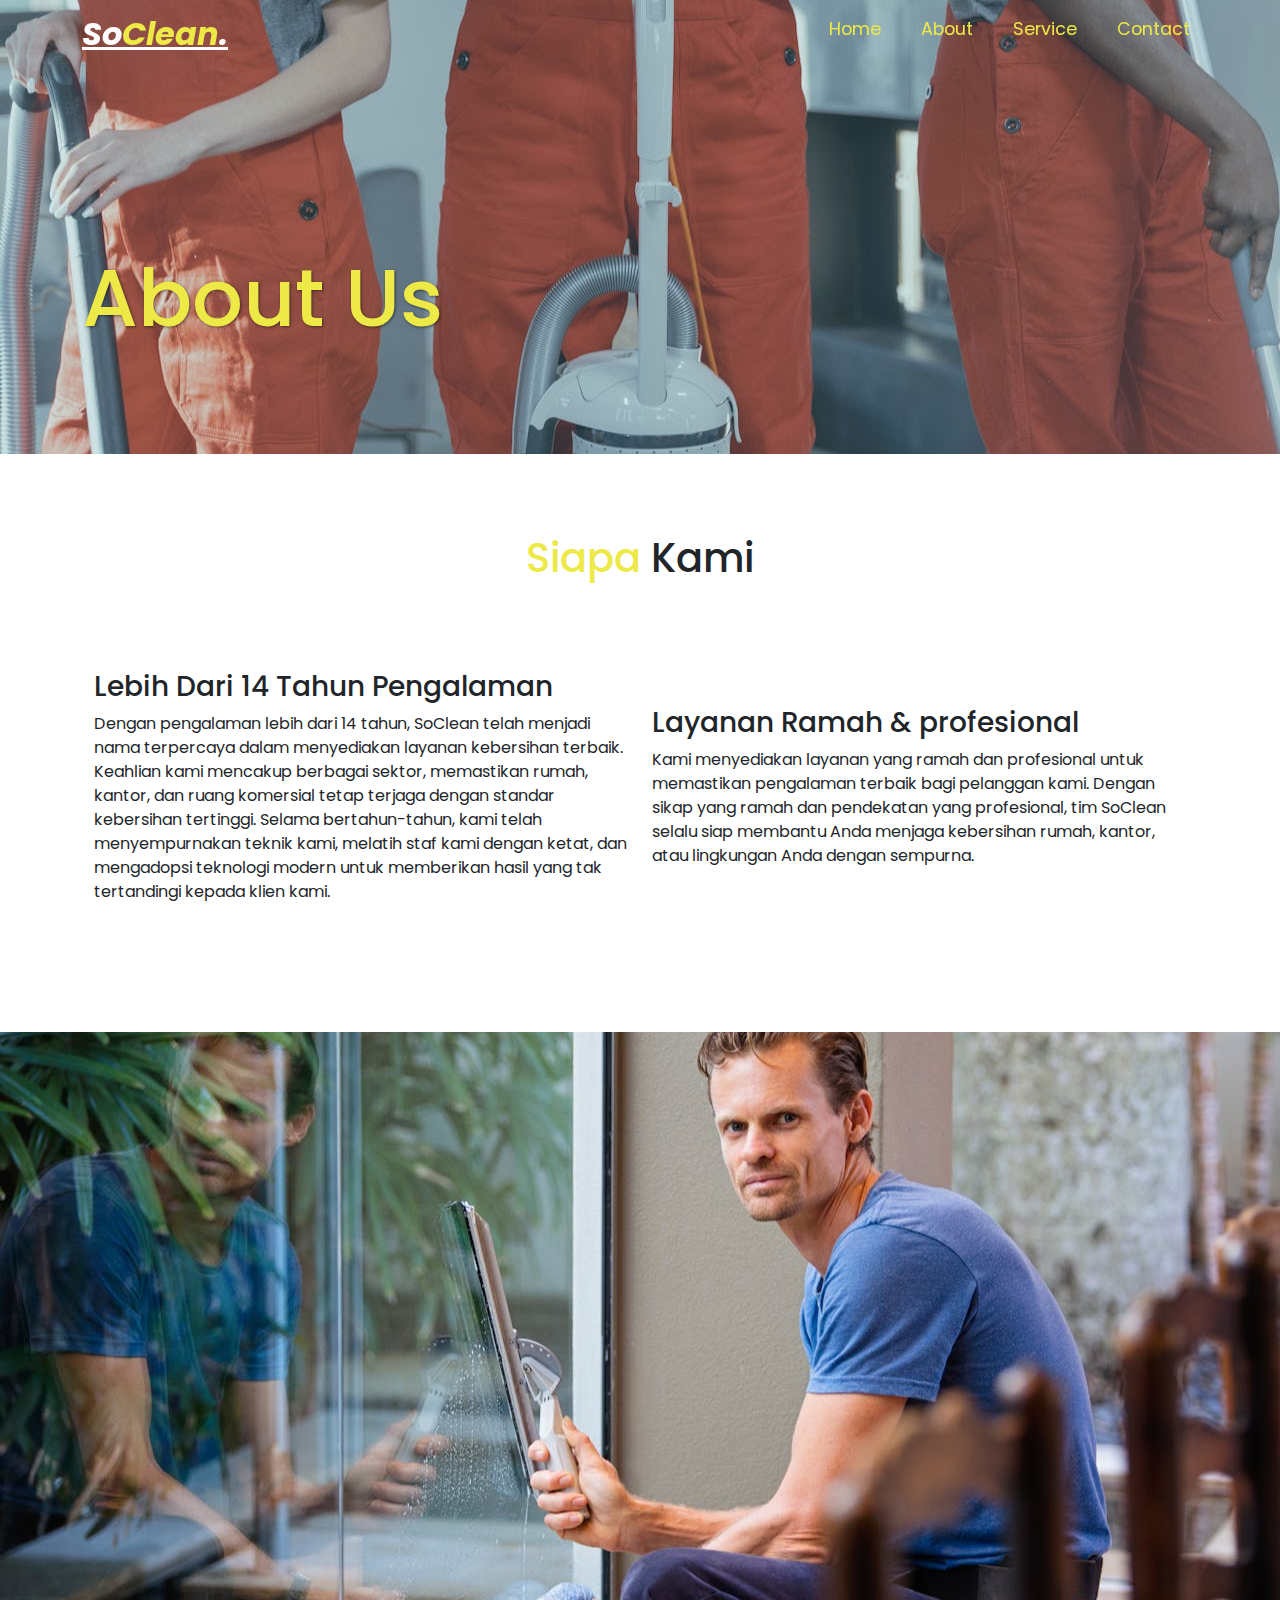
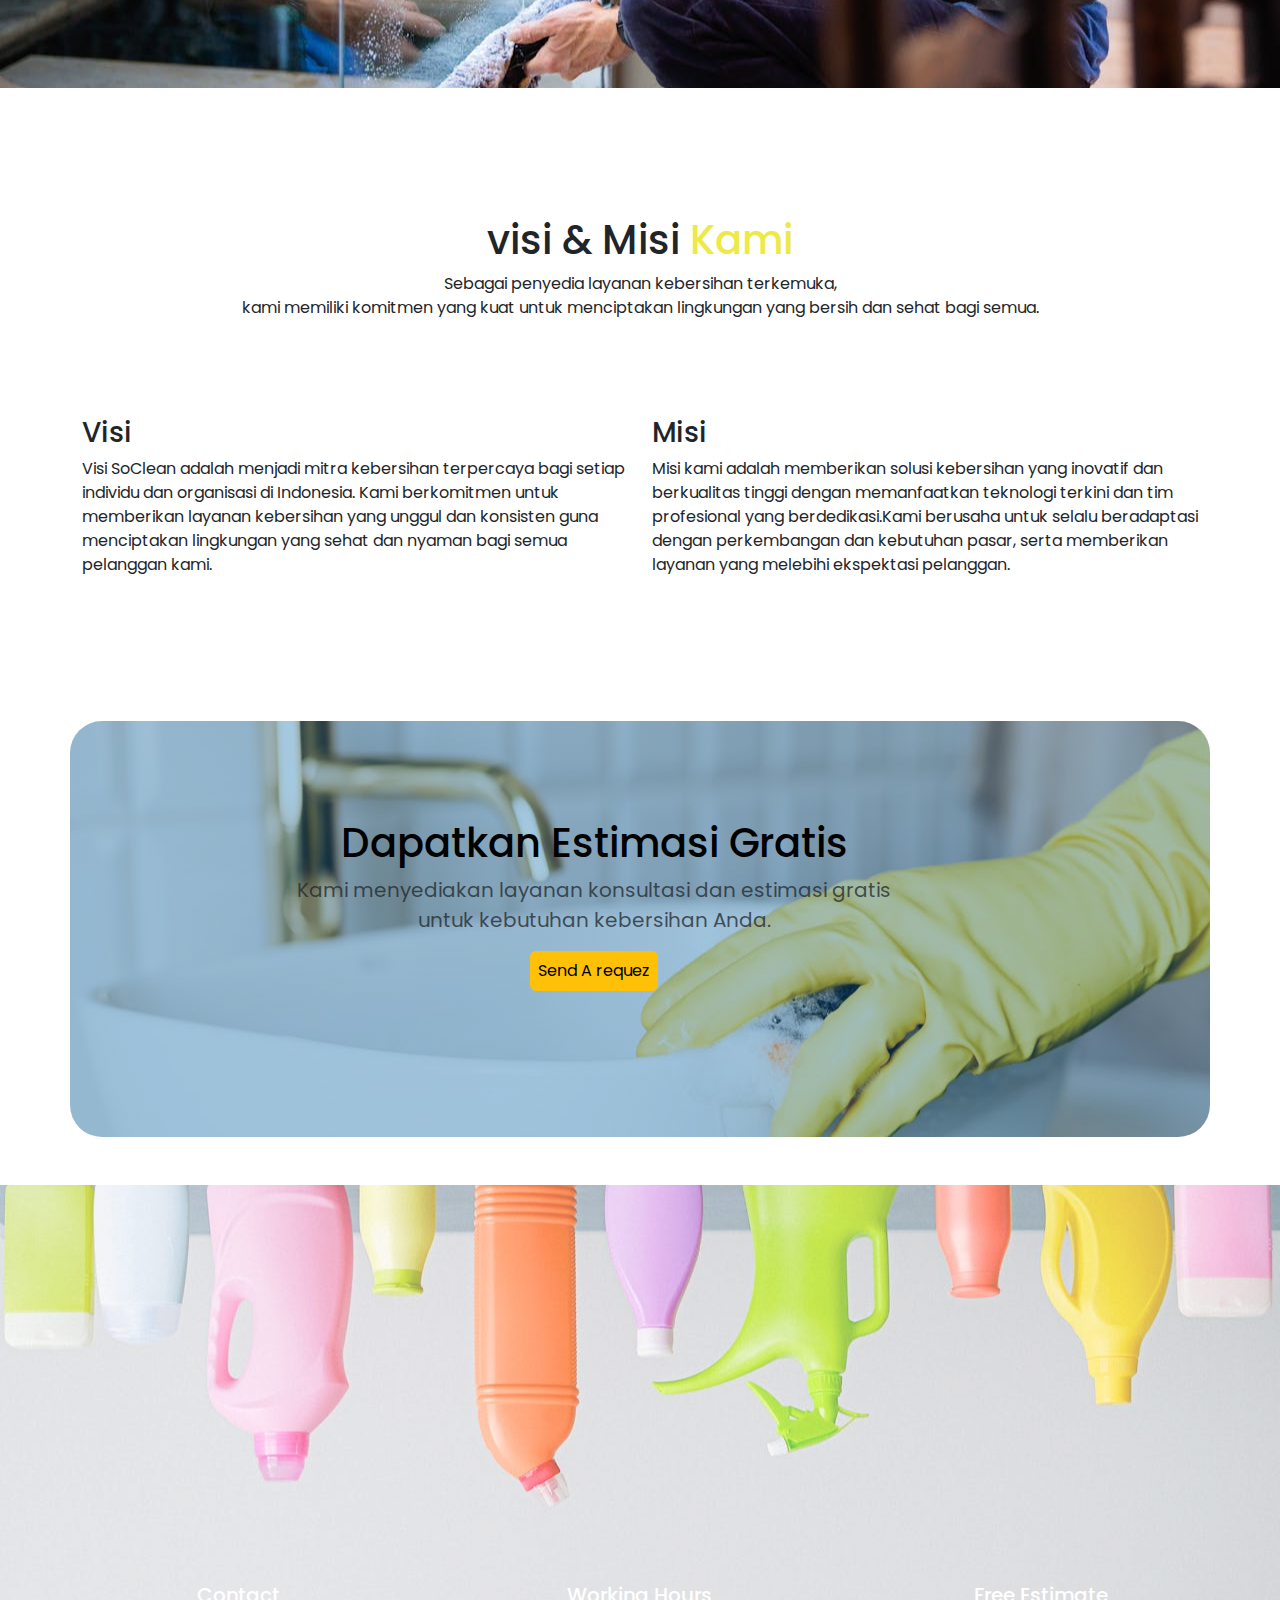
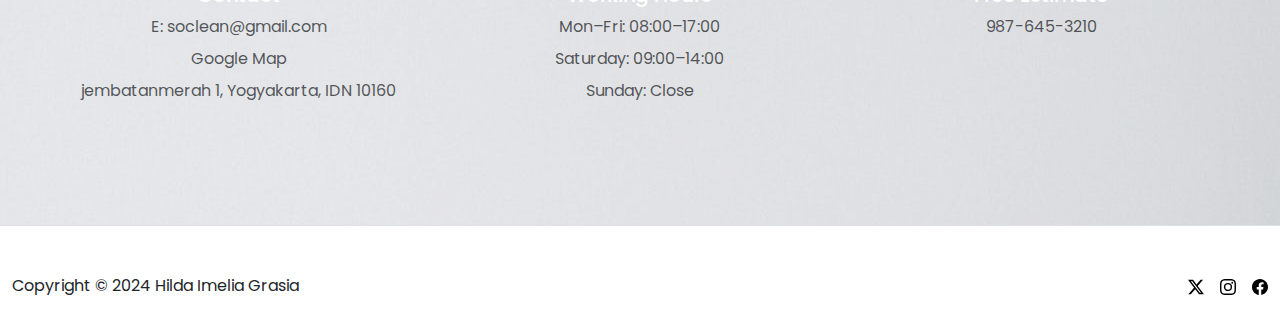
<file: about.html>
<!DOCTYPE html>
<html lang="en">
  <head>
    <script src="./assets/js/color-modes.js"></script>
    <meta charset="UTF-8" />
    <meta name="viewport" content="width=device-width, initial-scale=1.0" />
    <title>So Clean</title>

    <!-- font -->
    <link rel="preconnect" href="https://fonts.googleapis.com" />
    <link rel="preconnect" href="https://fonts.gstatic.com" crossorigin />
    <link href="https://fonts.googleapis.com/css2?family=Poppins:ital,wght@0,100;0,200;0,300;0,400;0,500;0,600;0,700;0,800;0,900;1,100;1,200;1,300;1,400;1,500;1,600;1,700;1,800;1,900&display=swap" rel="stylesheet" />

    <link href="./assets/dist/css/bootstrap.min.css" rel="stylesheet" />


    <!-- icon -->
<link rel="stylesheet" href="https://fonts.googleapis.com/css2?family=Material+Symbols+Outlined:opsz,wght,FILL,GRAD@48,700,0,200" />

    <!-- style -->
    <link rel="stylesheet" href="./assets/style.css" />
  </head>
  <body>
        <!-- navabar star -->
 <nav class="navbar navbar-expand-lg bg-transparent fixed-top">
      <div class="container">
        <a href="#" class="navbar-logo">So<span>Clean</span>.</a>
        <button class="navbar-toggler" type="button" data-bs-toggle="collapse" data-bs-target="#navbarNavAltMarkup" aria-controls="navbarNavAltMarkup" aria-expanded="false" aria-label="Toggle navigation">
          <span class="navbar-toggler-icon"></span>
        </button>
        <div class="collapse navbar-collapse" id="navbarNavAltMarkup">
          <div class="navbar-nav ms-auto gap-4">
            <a class="nav-link" href="./index.html">Home</a>
            <a class="nav-link" href="./about.html">About</a>
            <a class="nav-link" href="./service.html">Service</a>
            <a class="nav-link" href="./kontak.html">Contact</a>
          </div>
        </div>
      </div>
    </nav>
    <!-- navabar end -->


    <div id="hal-1" class="container-fluid font-poppins">
        <div class="container">
          <div class="row align-items-fist justify-content-first">
            <div class="col-12 col-lg-6">
              <h1 class="text-lg-start"><span>About Us</h1>
            </div>
          </div>
        </div>
      </div>

<div id="hal-2" class="container text-dark ">
<div class="row">
  <div class="col-12 text-center">
    <h1><span>Siapa </span> Kami</h1>
  </div>
  <div class="row">
    <div class="col-6">
      <h3>Lebih Dari 14 Tahun Pengalaman</h3>
      <p> Dengan pengalaman lebih dari 14 tahun, SoClean telah menjadi nama terpercaya dalam menyediakan layanan kebersihan terbaik. Keahlian kami mencakup berbagai sektor, memastikan rumah, kantor, dan ruang komersial tetap terjaga dengan standar kebersihan tertinggi. Selama bertahun-tahun, kami telah menyempurnakan teknik kami, melatih staf kami dengan ketat, dan mengadopsi teknologi modern untuk memberikan hasil yang tak tertandingi kepada klien kami.</p>
    </div>
    <div class="col-6">
      <h3>Layanan Ramah & profesional</h3>
      <p>Kami menyediakan layanan yang ramah dan profesional untuk memastikan pengalaman terbaik bagi pelanggan kami. Dengan sikap yang ramah dan pendekatan yang profesional, tim SoClean selalu siap membantu Anda menjaga kebersihan rumah, kantor, atau lingkungan Anda dengan sempurna.</p>
    </div>
  </div>
</div>
</div>

<div id="hal-3" class="container-fluid my-5">
    <div class="row">
      <div class="col-12 col-lg-6">
        <p></p>
      </div>
      </div>
</div>
<div class="hal-4">
  <div class="container-fluid">
  <div class="container text-dark">
    <div class="row text-center">
      <div class="col-12">
        <h1 class="">visi & Misi <span>Kami</span> </h1>
        <p>Sebagai penyedia layanan kebersihan terkemuka, <br> kami memiliki komitmen yang kuat untuk menciptakan lingkungan yang bersih dan sehat bagi semua.</p>
      </div>
    </div>
    <div class="row">
      <div class="col-6">
        <h3>Visi</h3>
        <p>Visi SoClean adalah menjadi mitra kebersihan terpercaya bagi setiap individu dan organisasi di Indonesia. Kami berkomitmen untuk memberikan layanan kebersihan yang unggul dan konsisten guna menciptakan lingkungan yang sehat dan nyaman bagi semua pelanggan kami.</p>
      </div>
      <div class="col-6">
        <h3>Misi</h3>
        <p>Misi kami adalah memberikan solusi kebersihan yang inovatif dan berkualitas tinggi dengan memanfaatkan teknologi terkini dan tim profesional yang berdedikasi.Kami berusaha untuk selalu beradaptasi dengan perkembangan dan kebutuhan pasar, serta memberikan layanan yang melebihi ekspektasi pelanggan.</p>
      </div>
    </div>
  </div>
</div>
</div>


<div id="hal-5" class="container my-5">
  <div class="p-5 text-center">
   <h1 class="text-body-emphasis">Dapatkan Estimasi Gratis</h1>
    <p class="col-lg-8 mx-auto fs-5 text-muted">
      Kami menyediakan layanan konsultasi dan estimasi gratis untuk kebutuhan kebersihan Anda.</p>
    <div class="d-inline-flex gap-2 mb-5">
      <a href="./kontak.html#contactku" class="btn p-1 border-4 btn-warning">Send A requez</a>
    </div>
  </div>
</div>



      <!-- footer strar -->
      <div id="footers" class="container-fluid ">
        <footer class="py-5">
          <div class="row">
            <div class="col-4 col-md-2 mb-3">
              <h5>Contact</h5>
              <ul class="nav flex-column">
                <li class="nav-item mb-2"><a href="#" class="nav-link p-0 text-body-secondary">E: soclean@gmail.com</a></li>
                <li class="nav-item mb-2"><a href="#" class="nav-link p-0 text-body-secondary">Google Map</a></li>
                <li class="nav-item mb-2"><a href="#" class="nav-link p-0 text-body-secondary">jembatanmerah 1, Yogyakarta, IDN 10160</a></li>
              </ul>
            </div>
      
            <div class="col-4 col-md-2 mb-3">
              <h5>Working Hours</h5>
              <ul class="nav flex-column">
                <li class="nav-item mb-2"><a href="#" class="nav-link p-0 text-body-secondary">Mon–Fri: 08:00–17:00</a></li>
                <li class="nav-item mb-2"><a href="#" class="nav-link p-0 text-body-secondary">Saturday: 09:00–14:00</a></li>
                <li class="nav-item mb-2"><a href="#" class="nav-link p-0 text-body-secondary">Sunday: Close</a></li>
              </ul>
            </div>
      
            <div class="col-4 col-md-2 mb-3">
              <h5>Free Estimate</h5>
        <ul class="nav flex-column">
          <li class="nav-item mb-2"><a href="#" class="nav-link p-0 text-body-secondary">987-645-3210</a></li>
        </ul>
            </div>
      
           
          </div>
       </footer>
      </div>
       <footer>
        <div class="container-fluid d-flex flex-column flex-sm-row  justify-content-between pt-5 border-top text-dark">
            <p>Copyright © 2024 Hilda Imelia Grasia</p>
            <ul class="list-unstyled d-flex text-dark">
              <li class="ms-3"><a class="link-body-emphasis" href="#"><svg xmlns="http://www.w3.org/2000/svg" width="16" height="16" fill="currentColor" class="bi bi-twitter-x" viewBox="0 0 16 16">
                <path d="M12.6.75h2.454l-5.36 6.142L16 15.25h-4.937l-3.867-5.07-4.425 5.07H.316l5.733-6.57L0 .75h5.063l3.495 4.633L12.601.75Zm-.86 13.028h1.36L4.323 2.145H2.865z"/>
              </svg></a></li>
              <li class="ms-3"><a class="link-body-emphasis" href=""><svg xmlns="http://www.w3.org/2000/svg" width="16" height="16" fill="currentColor" class="bi bi-instagram" viewBox="0 0 16 16">
                <path d="M8 0C5.829 0 5.556.01 4.703.048 3.85.088 3.269.222 2.76.42a3.9 3.9 0 0 0-1.417.923A3.9 3.9 0 0 0 .42 2.76C.222 3.268.087 3.85.048 4.7.01 5.555 0 5.827 0 8.001c0 2.172.01 2.444.048 3.297.04.852.174 1.433.372 1.942.205.526.478.972.923 1.417.444.445.89.719 1.416.923.51.198 1.09.333 1.942.372C5.555 15.99 5.827 16 8 16s2.444-.01 3.298-.048c.851-.04 1.434-.174 1.943-.372a3.9 3.9 0 0 0 1.416-.923c.445-.445.718-.891.923-1.417.197-.509.332-1.09.372-1.942C15.99 10.445 16 10.173 16 8s-.01-2.445-.048-3.299c-.04-.851-.175-1.433-.372-1.941a3.9 3.9 0 0 0-.923-1.417A3.9 3.9 0 0 0 13.24.42c-.51-.198-1.092-.333-1.943-.372C10.443.01 10.172 0 7.998 0zm-.717 1.442h.718c2.136 0 2.389.007 3.232.046.78.035 1.204.166 1.486.275.373.145.64.319.92.599s.453.546.598.92c.11.281.24.705.275 1.485.039.843.047 1.096.047 3.231s-.008 2.389-.047 3.232c-.035.78-.166 1.203-.275 1.485a2.5 2.5 0 0 1-.599.919c-.28.28-.546.453-.92.598-.28.11-.704.24-1.485.276-.843.038-1.096.047-3.232.047s-2.39-.009-3.233-.047c-.78-.036-1.203-.166-1.485-.276a2.5 2.5 0 0 1-.92-.598 2.5 2.5 0 0 1-.6-.92c-.109-.281-.24-.705-.275-1.485-.038-.843-.046-1.096-.046-3.233s.008-2.388.046-3.231c.036-.78.166-1.204.276-1.486.145-.373.319-.64.599-.92s.546-.453.92-.598c.282-.11.705-.24 1.485-.276.738-.034 1.024-.044 2.515-.045zm4.988 1.328a.96.96 0 1 0 0 1.92.96.96 0 0 0 0-1.92m-4.27 1.122a4.109 4.109 0 1 0 0 8.217 4.109 4.109 0 0 0 0-8.217m0 1.441a2.667 2.667 0 1 1 0 5.334 2.667 2.667 0 0 1 0-5.334"/>
              </svg></a></li>
              <li class="ms-3"><a class="link-body-emphasis" href=><svg xmlns="http://www.w3.org/2000/svg" width="16" height="16" fill="currentColor" class="bi bi-facebook" viewBox="0 0 16 16">
                <path d="M16 8.049c0-4.446-3.582-8.05-8-8.05C3.58 0-.002 3.603-.002 8.05c0 4.017 2.926 7.347 6.75 7.951v-5.625h-2.03V8.05H6.75V6.275c0-2.017 1.195-3.131 3.022-3.131.876 0 1.791.157 1.791.157v1.98h-1.009c-.993 0-1.303.621-1.303 1.258v1.51h2.218l-.354 2.326H9.25V16c3.824-.604 6.75-3.934 6.75-7.951"/>
              </svg></svg></a></li>
            </ul>
          </div>
       </footer>
          
      <!-- footer end -->



      <script src="./assets/dist/js/bootstrap.bundle.min.js"></script>
  </body>
</html>
</file>
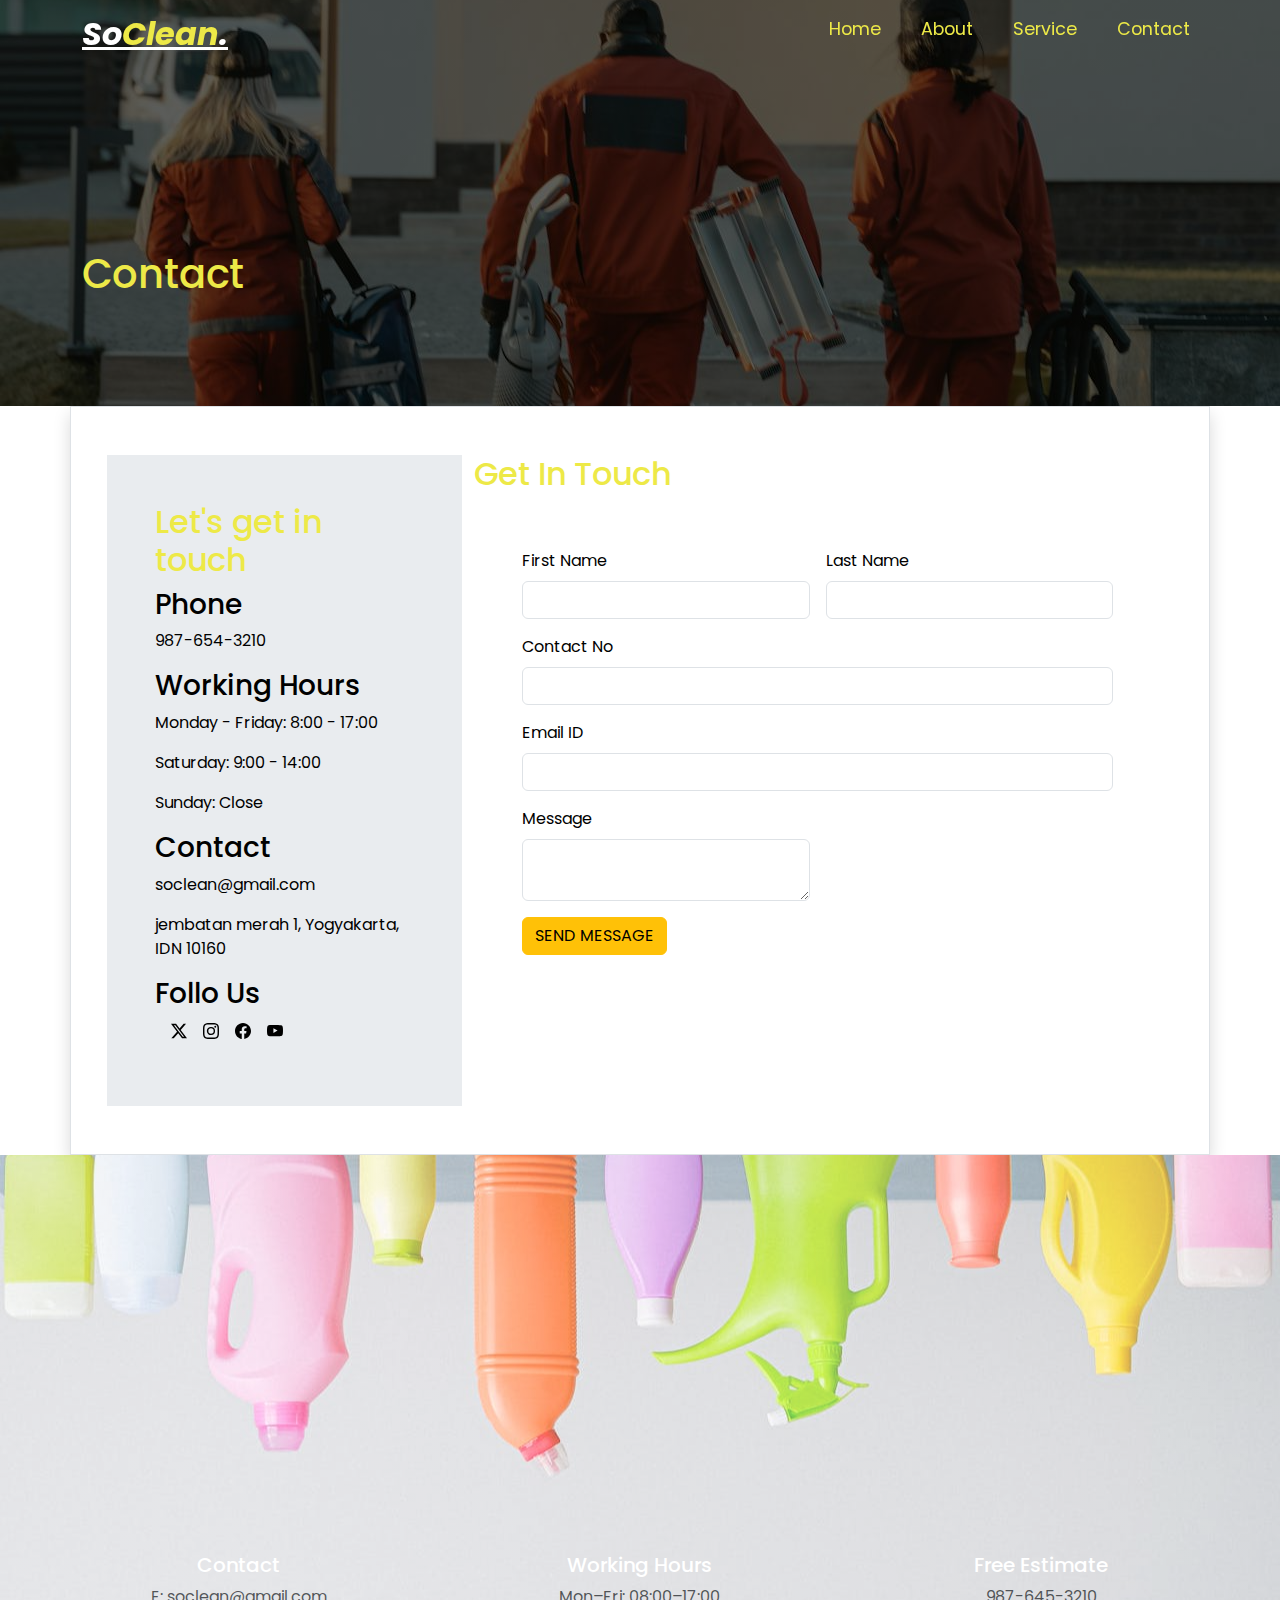
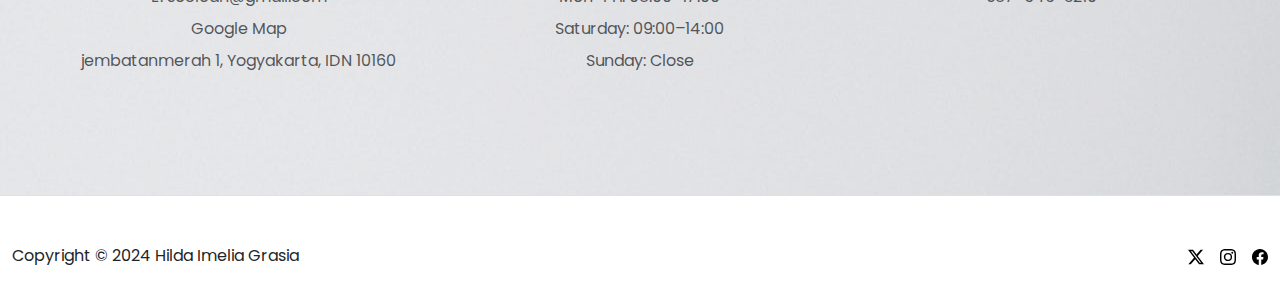
<file: kontak.html>
<!DOCTYPE html>
<html lang="en">
  <head>
    <script src="./assets/js/color-modes.js"></script>
    <meta charset="UTF-8" />
    <meta name="viewport" content="width=device-width, initial-scale=1.0" />
    <title>So Clean</title>

    <!-- font -->
    <link rel="preconnect" href="https://fonts.googleapis.com" />
    <link rel="preconnect" href="https://fonts.gstatic.com" crossorigin />
    <link href="https://fonts.googleapis.com/css2?family=Poppins:ital,wght@0,100;0,200;0,300;0,400;0,500;0,600;0,700;0,800;0,900;1,100;1,200;1,300;1,400;1,500;1,600;1,700;1,800;1,900&display=swap" rel="stylesheet" />

    <link href="./assets/dist/css/bootstrap.min.css" rel="stylesheet" />

<!-- icon -->
<link rel="stylesheet" href="https://fonts.googleapis.com/css2?family=Material+Symbols+Outlined:opsz,wght,FILL,GRAD@48,700,0,200" />



    <!-- style -->
    <link rel="stylesheet" href="./assets/style.css" />
  </head>
  <body>
       <!-- navabar star -->
 <nav class="navbar navbar-expand-lg bg-transparent fixed-top">
  <div class="container">
    <a href="#" class="navbar-logo">So<span>Clean</span>.</a>
    <button class="navbar-toggler" type="button" data-bs-toggle="collapse" data-bs-target="#navbarNavAltMarkup" aria-controls="navbarNavAltMarkup" aria-expanded="false" aria-label="Toggle navigation">
      <span class="navbar-toggler-icon"></span>
    </button>
    <div class="collapse navbar-collapse" id="navbarNavAltMarkup">
      <div class="navbar-nav ms-auto gap-4">
        <a class="nav-link" href="./index.html">Home</a>
        <a class="nav-link" href="./about.html">About</a>
        <a class="nav-link" href="./service.html">Service</a>
        <a class="nav-link" href="./kontak.html">Contact</a>
      </div>
    </div>
  </div>
</nav>
<!-- navabar end -->

<!-- hiro star -->
    <div id="kontak" class="container-fluid font-poppins">
        <div class="container">
          <div class="row align-items-fist justify-content-first">
            <div class="col-12 col-lg-6">
              <h1 class="text-lg-start"><span>Contact</h1>
            </div>
          </div>
        </div>
      </div>

<!-- kontak star -->
<div id="contactku" class="container-fluid">
<div class="container p-5 shadow text-black border">
  <div class="row ">
    <div class="col-md-4 bg-body-secondary p-5">
      <h2> <span>Let's get in touch</span></h2>
      <div class="contactinfo">
        <div class="box">
          <div class="icon"></div>
          <div class="text">
            <h3>Phone</h3>
            <p>987-654-3210</p>
          </div>
        </div> 
        <div class="box">
          <div class="icon"></div>
          <div class="text">
            <h3>Working Hours</h3>
            <p>Monday - Friday: 8:00 - 17:00​</p>
            <p>Saturday: 9:00 - 14:00​</p>
            <p>Sunday: Close</p>
          </div>
        </div> 
        <div class="box">
          <div class="icon"></div>
          <div class="text">
            <h3>Contact</h3>
            <p>soclean@gmail.com​</p>
            <p>jembatan merah 1, Yogyakarta, IDN 10160</p>
          </div>
        </div> 
        <div class="box">
          <div class="icon"></div>
          <div class="text">
            <h3>Follo Us</h3>
            <ul class="list-unstyled d-flex text-dark">
              <li class="ms-3"><a class="link-body-emphasis" href="#"><svg xmlns="http://www.w3.org/2000/svg" width="16" height="16" fill="currentColor" class="bi bi-twitter-x" viewBox="0 0 16 16">
                <path d="M12.6.75h2.454l-5.36 6.142L16 15.25h-4.937l-3.867-5.07-4.425 5.07H.316l5.733-6.57L0 .75h5.063l3.495 4.633L12.601.75Zm-.86 13.028h1.36L4.323 2.145H2.865z"/>
              </svg></a></li>
              <li class="ms-3"><a class="link-body-emphasis" href=""><svg xmlns="http://www.w3.org/2000/svg" width="16" height="16" fill="currentColor" class="bi bi-instagram" viewBox="0 0 16 16">
                <path d="M8 0C5.829 0 5.556.01 4.703.048 3.85.088 3.269.222 2.76.42a3.9 3.9 0 0 0-1.417.923A3.9 3.9 0 0 0 .42 2.76C.222 3.268.087 3.85.048 4.7.01 5.555 0 5.827 0 8.001c0 2.172.01 2.444.048 3.297.04.852.174 1.433.372 1.942.205.526.478.972.923 1.417.444.445.89.719 1.416.923.51.198 1.09.333 1.942.372C5.555 15.99 5.827 16 8 16s2.444-.01 3.298-.048c.851-.04 1.434-.174 1.943-.372a3.9 3.9 0 0 0 1.416-.923c.445-.445.718-.891.923-1.417.197-.509.332-1.09.372-1.942C15.99 10.445 16 10.173 16 8s-.01-2.445-.048-3.299c-.04-.851-.175-1.433-.372-1.941a3.9 3.9 0 0 0-.923-1.417A3.9 3.9 0 0 0 13.24.42c-.51-.198-1.092-.333-1.943-.372C10.443.01 10.172 0 7.998 0zm-.717 1.442h.718c2.136 0 2.389.007 3.232.046.78.035 1.204.166 1.486.275.373.145.64.319.92.599s.453.546.598.92c.11.281.24.705.275 1.485.039.843.047 1.096.047 3.231s-.008 2.389-.047 3.232c-.035.78-.166 1.203-.275 1.485a2.5 2.5 0 0 1-.599.919c-.28.28-.546.453-.92.598-.28.11-.704.24-1.485.276-.843.038-1.096.047-3.232.047s-2.39-.009-3.233-.047c-.78-.036-1.203-.166-1.485-.276a2.5 2.5 0 0 1-.92-.598 2.5 2.5 0 0 1-.6-.92c-.109-.281-.24-.705-.275-1.485-.038-.843-.046-1.096-.046-3.233s.008-2.388.046-3.231c.036-.78.166-1.204.276-1.486.145-.373.319-.64.599-.92s.546-.453.92-.598c.282-.11.705-.24 1.485-.276.738-.034 1.024-.044 2.515-.045zm4.988 1.328a.96.96 0 1 0 0 1.92.96.96 0 0 0 0-1.92m-4.27 1.122a4.109 4.109 0 1 0 0 8.217 4.109 4.109 0 0 0 0-8.217m0 1.441a2.667 2.667 0 1 1 0 5.334 2.667 2.667 0 0 1 0-5.334"/>
              </svg></a></li>
              <li class="ms-3"><a class="link-body-emphasis" href=><svg xmlns="http://www.w3.org/2000/svg" width="16" height="16" fill="currentColor" class="bi bi-facebook" viewBox="0 0 16 16">
                <path d="M16 8.049c0-4.446-3.582-8.05-8-8.05C3.58 0-.002 3.603-.002 8.05c0 4.017 2.926 7.347 6.75 7.951v-5.625h-2.03V8.05H6.75V6.275c0-2.017 1.195-3.131 3.022-3.131.876 0 1.791.157 1.791.157v1.98h-1.009c-.993 0-1.303.621-1.303 1.258v1.51h2.218l-.354 2.326H9.25V16c3.824-.604 6.75-3.934 6.75-7.951"/>
              </svg></a></li>
              <li class="ms-3"><a class="link-body-emphasis" href=><svg xmlns="http://www.w3.org/2000/svg" width="16" height="16" fill="currentColor" class="bi bi-youtube" viewBox="0 0 16 16">
                <path d="M8.051 1.999h.089c.822.003 4.987.033 6.11.335a2.01 2.01 0 0 1 1.415 1.42c.101.38.172.883.22 1.402l.01.104.022.26.008.104c.065.914.073 1.77.074 1.957v.075c-.001.194-.01 1.108-.082 2.06l-.008.105-.009.104c-.05.572-.124 1.14-.235 1.558a2.01 2.01 0 0 1-1.415 1.42c-1.16.312-5.569.334-6.18.335h-.142c-.309 0-1.587-.006-2.927-.052l-.17-.006-.087-.004-.171-.007-.171-.007c-1.11-.049-2.167-.128-2.654-.26a2.01 2.01 0 0 1-1.415-1.419c-.111-.417-.185-.986-.235-1.558L.09 9.82l-.008-.104A31 31 0 0 1 0 7.68v-.123c.002-.215.01-.958.064-1.778l.007-.103.003-.052.008-.104.022-.26.01-.104c.048-.519.119-1.023.22-1.402a2.01 2.01 0 0 1 1.415-1.42c.487-.13 1.544-.21 2.654-.26l.17-.007.172-.006.086-.003.171-.007A100 100 0 0 1 7.858 2zM6.4 5.209v4.818l4.157-2.408z"/>
              </svg></a></li>
            </ul>
          </div>
        </div> 
      </div>
    </div>
    <div class="col-md-8">
      <h2> <span>Get In Touch</span></h2>
      <form class="row g-3 contactform p-5 text bg-white">
        <div class="col-md-6">
          <label for="inputEmail4" class="form-label">First Name</label>
          <input type="email" class="form-control" id="inputEmail4">
        </div>
        <div class="col-md-6">
          <label for="inputPassword4" class="form-label">Last Name</label>
          <input type="password" class="form-control" id="inputPassword4">
        </div>
        <div class="col-12">
          <label for="inputAddress" class="form-label">Contact No</label>
          <input type="text" class="form-control" id="inputAddress">
        </div>
        <div class="col-12">
          <label for="inputAddress2" class="form-label">Email ID</label>
          <input type="text" class="form-control" id="inputAddress2">
        </div>
        <div class="col-md-6">
          <label for="inputCity" class="form-label">Message</label>
          <textarea class="form-control" id="inputCity"></textarea>
        </div>
        <div class="col-12">
          <button type="submit" class="btn btn-warning">SEND MESSAGE</button>
        </div>
      </form>
    </div>
  </div>
</div>
</div>

<!-- kontak end -->


      <!-- footer strar -->
      <div id="footers" class="container-fluid ">
        <footer class="py-5">
          <div class="row">
            <div class="col-4 col-md-2 mb-3">
              <h5>Contact</h5>
              <ul class="nav flex-column">
                <li class="nav-item mb-2"><a href="#" class="nav-link p-0 text-body-secondary">E: soclean@gmail.com</a></li>
                <li class="nav-item mb-2"><a href="#" class="nav-link p-0 text-body-secondary">Google Map</a></li>
                <li class="nav-item mb-2"><a href="#" class="nav-link p-0 text-body-secondary">jembatanmerah 1, Yogyakarta, IDN 10160</a></li>
              </ul>
            </div>
      
            <div class="col-4 col-md-2 mb-3">
              <h5>Working Hours</h5>
              <ul class="nav flex-column">
                <li class="nav-item mb-2"><a href="#" class="nav-link p-0 text-body-secondary">Mon–Fri: 08:00–17:00</a></li>
                <li class="nav-item mb-2"><a href="#" class="nav-link p-0 text-body-secondary">Saturday: 09:00–14:00</a></li>
                <li class="nav-item mb-2"><a href="#" class="nav-link p-0 text-body-secondary">Sunday: Close</a></li>
              </ul>
            </div>
      
            <div class="col-4 col-md-2 mb-3">
              <h5>Free Estimate</h5>
        <ul class="nav flex-column">
          <li class="nav-item mb-2"><a href="#" class="nav-link p-0 text-body-secondary">987-645-3210</a></li>
        </ul>
            </div>
      
           
          </div>
       </footer>
      </div>
       <footer>
        <div class="container-fluid d-flex flex-column flex-sm-row  justify-content-between pt-5 border-top text-dark">
            <p>Copyright © 2024 Hilda Imelia Grasia</p>
            <ul class="list-unstyled d-flex text-dark">
              <li class="ms-3"><a class="link-body-emphasis" href="#"><svg xmlns="http://www.w3.org/2000/svg" width="16" height="16" fill="currentColor" class="bi bi-twitter-x" viewBox="0 0 16 16">
                <path d="M12.6.75h2.454l-5.36 6.142L16 15.25h-4.937l-3.867-5.07-4.425 5.07H.316l5.733-6.57L0 .75h5.063l3.495 4.633L12.601.75Zm-.86 13.028h1.36L4.323 2.145H2.865z"/>
              </svg></a></li>
              <li class="ms-3"><a class="link-body-emphasis" href=""><svg xmlns="http://www.w3.org/2000/svg" width="16" height="16" fill="currentColor" class="bi bi-instagram" viewBox="0 0 16 16">
                <path d="M8 0C5.829 0 5.556.01 4.703.048 3.85.088 3.269.222 2.76.42a3.9 3.9 0 0 0-1.417.923A3.9 3.9 0 0 0 .42 2.76C.222 3.268.087 3.85.048 4.7.01 5.555 0 5.827 0 8.001c0 2.172.01 2.444.048 3.297.04.852.174 1.433.372 1.942.205.526.478.972.923 1.417.444.445.89.719 1.416.923.51.198 1.09.333 1.942.372C5.555 15.99 5.827 16 8 16s2.444-.01 3.298-.048c.851-.04 1.434-.174 1.943-.372a3.9 3.9 0 0 0 1.416-.923c.445-.445.718-.891.923-1.417.197-.509.332-1.09.372-1.942C15.99 10.445 16 10.173 16 8s-.01-2.445-.048-3.299c-.04-.851-.175-1.433-.372-1.941a3.9 3.9 0 0 0-.923-1.417A3.9 3.9 0 0 0 13.24.42c-.51-.198-1.092-.333-1.943-.372C10.443.01 10.172 0 7.998 0zm-.717 1.442h.718c2.136 0 2.389.007 3.232.046.78.035 1.204.166 1.486.275.373.145.64.319.92.599s.453.546.598.92c.11.281.24.705.275 1.485.039.843.047 1.096.047 3.231s-.008 2.389-.047 3.232c-.035.78-.166 1.203-.275 1.485a2.5 2.5 0 0 1-.599.919c-.28.28-.546.453-.92.598-.28.11-.704.24-1.485.276-.843.038-1.096.047-3.232.047s-2.39-.009-3.233-.047c-.78-.036-1.203-.166-1.485-.276a2.5 2.5 0 0 1-.92-.598 2.5 2.5 0 0 1-.6-.92c-.109-.281-.24-.705-.275-1.485-.038-.843-.046-1.096-.046-3.233s.008-2.388.046-3.231c.036-.78.166-1.204.276-1.486.145-.373.319-.64.599-.92s.546-.453.92-.598c.282-.11.705-.24 1.485-.276.738-.034 1.024-.044 2.515-.045zm4.988 1.328a.96.96 0 1 0 0 1.92.96.96 0 0 0 0-1.92m-4.27 1.122a4.109 4.109 0 1 0 0 8.217 4.109 4.109 0 0 0 0-8.217m0 1.441a2.667 2.667 0 1 1 0 5.334 2.667 2.667 0 0 1 0-5.334"/>
              </svg></a></li>
              <li class="ms-3"><a class="link-body-emphasis" href=><svg xmlns="http://www.w3.org/2000/svg" width="16" height="16" fill="currentColor" class="bi bi-facebook" viewBox="0 0 16 16">
                <path d="M16 8.049c0-4.446-3.582-8.05-8-8.05C3.58 0-.002 3.603-.002 8.05c0 4.017 2.926 7.347 6.75 7.951v-5.625h-2.03V8.05H6.75V6.275c0-2.017 1.195-3.131 3.022-3.131.876 0 1.791.157 1.791.157v1.98h-1.009c-.993 0-1.303.621-1.303 1.258v1.51h2.218l-.354 2.326H9.25V16c3.824-.604 6.75-3.934 6.75-7.951"/>
              </svg></svg></a></li>
            </ul>
          </div>
       </footer>
          
      <!-- footer end -->
          
          
          
          <link rel="stylesheet" href="./assets/dist/js/bootstrap.bundle.min.js" />
            </body>
          </html>
</file>
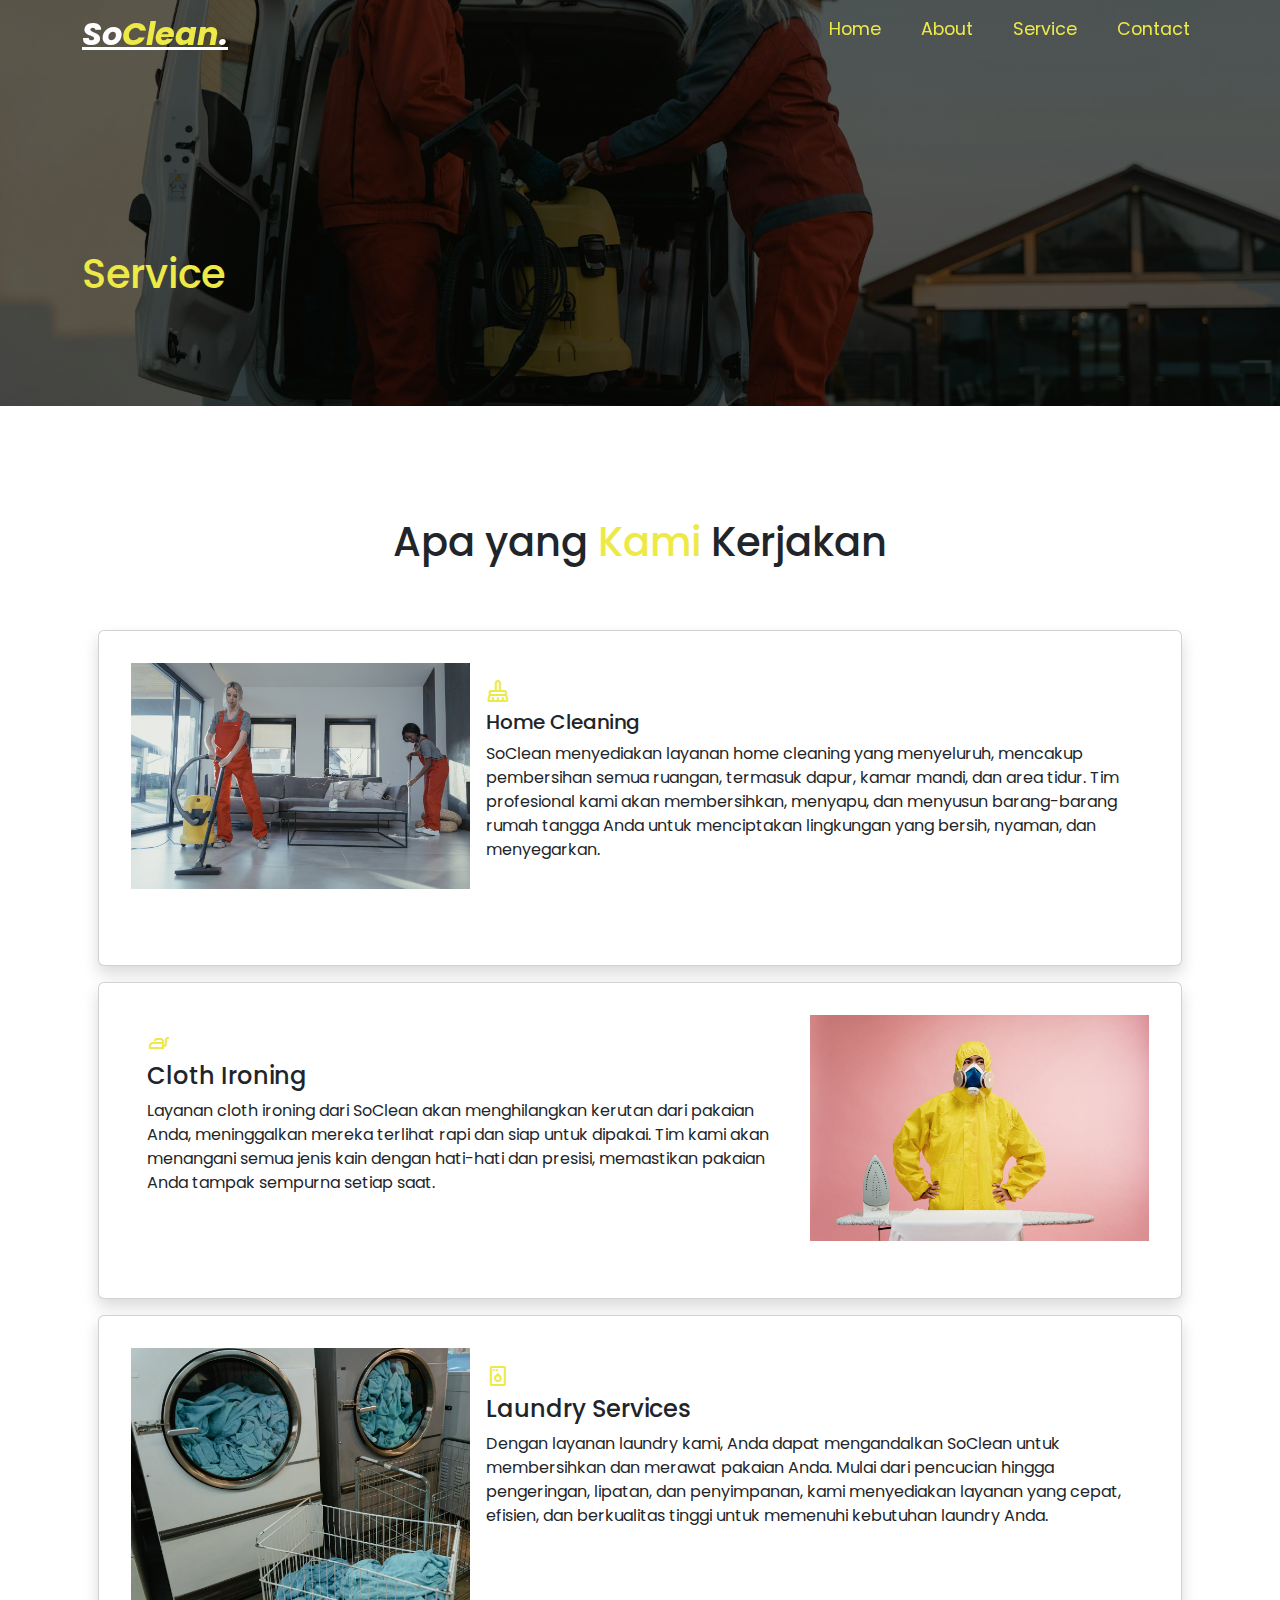
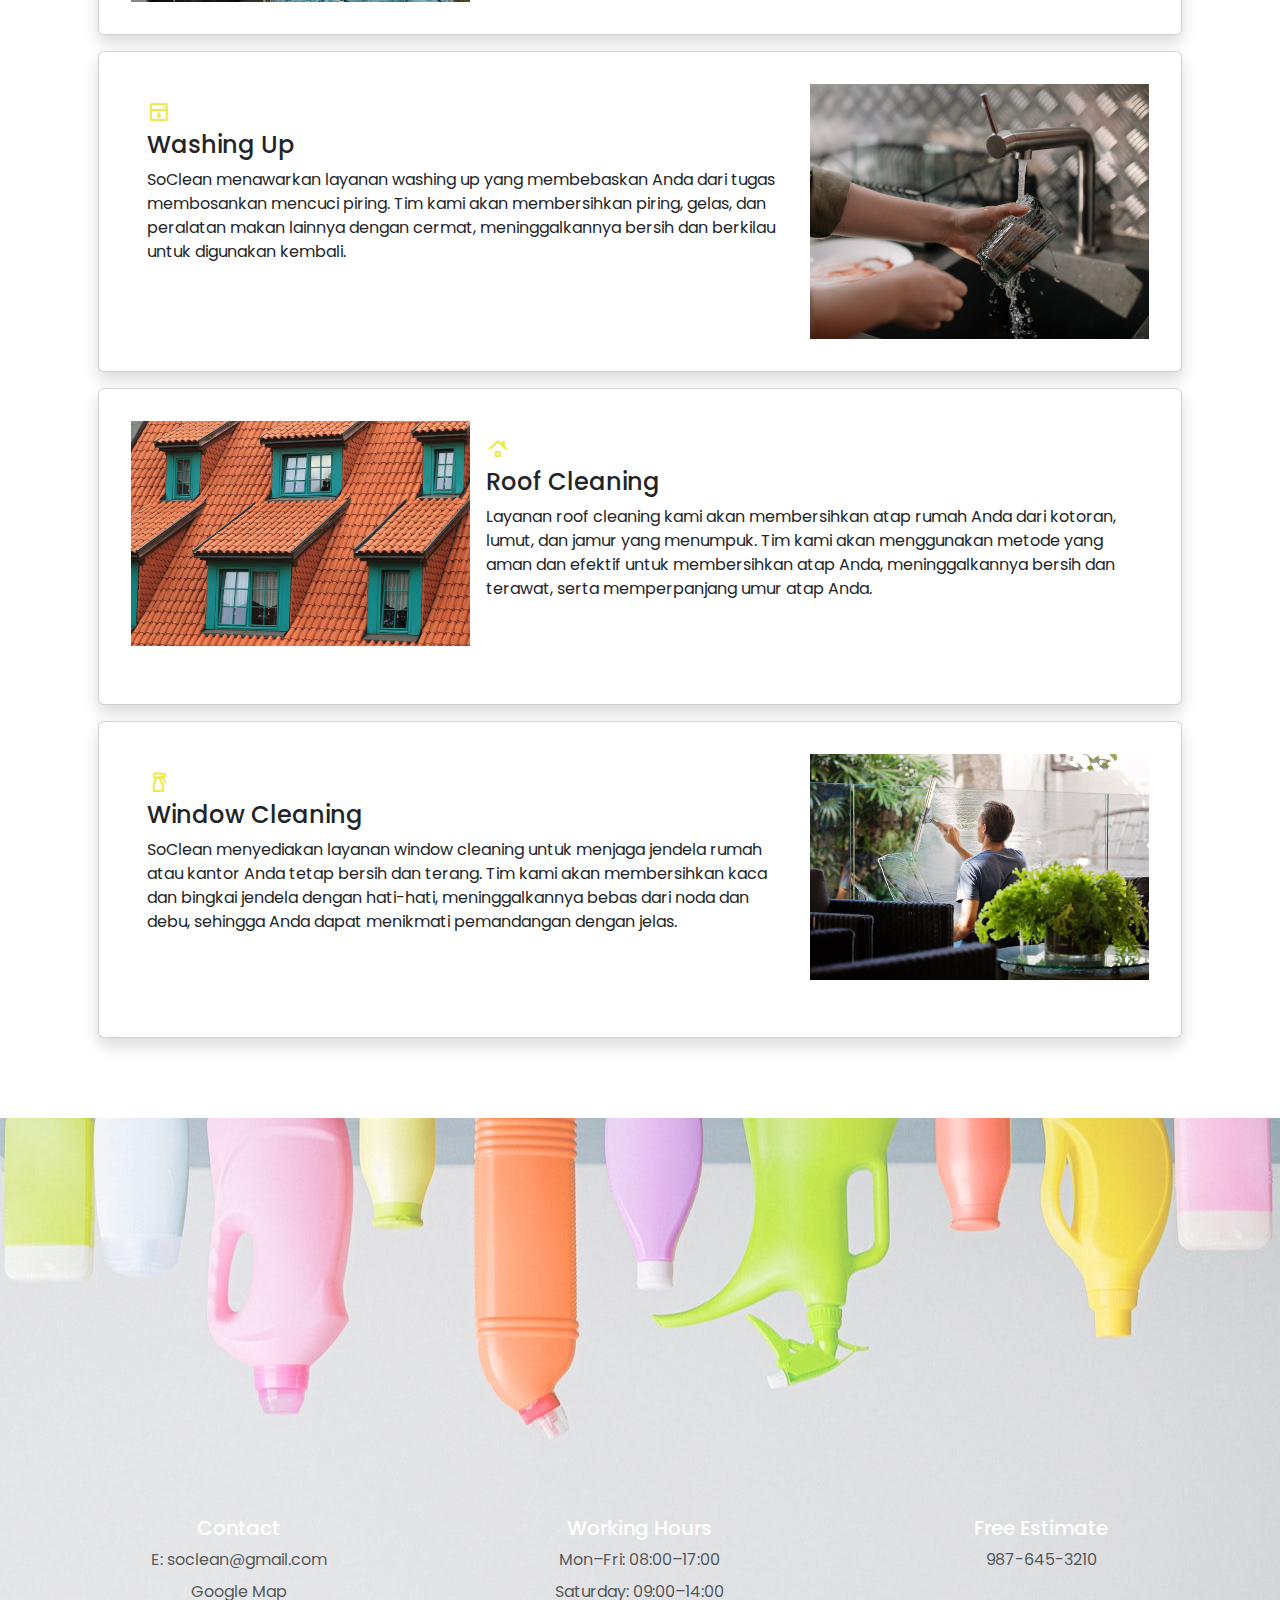
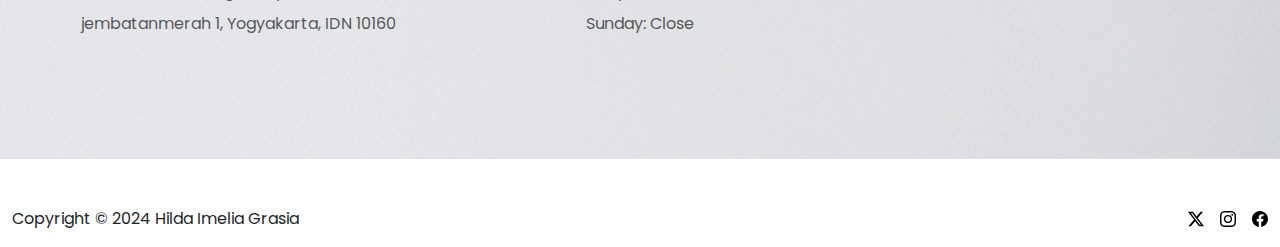
<file: service.html>
<!DOCTYPE html>
<html lang="en">
  <head>
    <script src="./assets/js/color-modes.js"></script>
    <meta charset="UTF-8" />
    <meta name="viewport" content="width=device-width, initial-scale=1.0" />
    <title>So Clean</title>

    <!-- font -->
    <link rel="preconnect" href="https://fonts.googleapis.com" />
    <link rel="preconnect" href="https://fonts.gstatic.com" crossorigin />
    <link href="https://fonts.googleapis.com/css2?family=Poppins:ital,wght@0,100;0,200;0,300;0,400;0,500;0,600;0,700;0,800;0,900;1,100;1,200;1,300;1,400;1,500;1,600;1,700;1,800;1,900&display=swap" rel="stylesheet" />

    <link href="./assets/dist/css/bootstrap.min.css" rel="stylesheet" />

<!-- icon -->
<link rel="stylesheet" href="https://fonts.googleapis.com/css2?family=Material+Symbols+Outlined:opsz,wght,FILL,GRAD@48,700,0,200" />



    <!-- style -->
    <link rel="stylesheet" href="./assets/style.css" />
  </head>
  <body>
        <!-- navabar star -->
 <nav class="navbar navbar-expand-lg bg-transparent fixed-top">
      <div class="container">
        <a href="#" class="navbar-logo">So<span>Clean</span>.</a>
        <button class="navbar-toggler" type="button" data-bs-toggle="collapse" data-bs-target="#navbarNavAltMarkup" aria-controls="navbarNavAltMarkup" aria-expanded="false" aria-label="Toggle navigation">
          <span class="navbar-toggler-icon"></span>
        </button>
        <div class="collapse navbar-collapse" id="navbarNavAltMarkup">
          <div class="navbar-nav ms-auto gap-4">
            <a class="nav-link" href="./index.html">Home</a>
            <a class="nav-link" href="./about.html">About</a>
            <a class="nav-link" href="./service.html">Service</a>
            <a class="nav-link" href="./kontak.html">Contact</a>
          </div>
        </div>
      </div>
    </nav>
    <!-- navabar end -->

<!-- hiro star -->
    <div id="service1" class="container-fluid font-poppins">
        <div class="container">
          <div class="row align-items-fist justify-content-first">
            <div class="col-12 col-lg-6">
              <h1 class="text-lg-start"><span>Service</h1>
            </div>
          </div>
        </div>
      </div>

<!-- hiro end -->

<div id="kartu" class="container-fluid">
    <div class="container align-content-center p-5">
        <div class="row">
            <div id="satu" class="col-12 text-dark text-center">
                <h1>Apa yang <span>Kami</span> Kerjakan</h1>
            </div>
        </div>
    </div>

<!-- Card -->
<div class=" justify-content-center align-item-center">
    <div class="card mb-3 shadow " style="max-width: 1200px;">
   <div class="row g-0">
     <div class="col-md-4">
       <img src="./assets/img/clean4.jpg" class="img-fluid" alt="...">
     </div>
     <div  class="col-md-8">
       <div class="card-body text-dark">
           <span class="material-symbols-outlined">mop</span>
         <h5 class="card-title"> Home Cleaning</h5>
         <p class="card-text">SoClean menyediakan layanan home cleaning yang menyeluruh, mencakup pembersihan semua ruangan, termasuk dapur, kamar mandi, dan area tidur. Tim profesional kami akan membersihkan, menyapu, dan menyusun barang-barang rumah tangga Anda untuk menciptakan lingkungan yang bersih, nyaman, dan menyegarkan.</p>
       </div>
       <div class="d-inline-flex gap-2 mb-5 ps-3">
      </div>
     </div>
   </div>
 </div>
</div>

<div class="kartu justify-content-center align-item-center">
    <div class="card mb-3 shadow " style="max-width: 1200px;">
   <div class="row g-0">
       <div class="col-md-8">
           <div class="card-body text-dark">
            <span class="material-symbols-outlined">iron</span> 
            <h4 >Cloth Ironing</h4>
               <p class="card-text">Layanan cloth ironing dari SoClean akan menghilangkan kerutan dari pakaian Anda, meninggalkan mereka terlihat rapi dan siap untuk dipakai. Tim kami akan menangani semua jenis kain dengan hati-hati dan presisi, memastikan pakaian Anda tampak sempurna setiap saat.</p>
            </div>
            <div class="d-inline-flex gap-2 mb-5 ps-3">
              </div>
        </div>
        <div class="col-md-4">
          <img src="./assets/img/strika.jpg" class="img-fluid" alt="...">
        </div>
   </div>
 </div>
</div>

<div class="kartu justify-content-center align-item-center">
    <div class="card mb-3 shadow " style="max-width: 1200px;">
   <div class="row g-0">
     <div class="col-md-4">
       <img src="./assets/img/lundry.jpg" class="img-fluid" alt="...">
     </div>
     <div class="col-md-8">
       <div class="card-body text-dark">
        <span class="material-symbols-outlined">dishwasher_gen </span>
        <h4 >Laundry Services​</h4>
         <p class="card-text">Dengan layanan laundry kami, Anda dapat mengandalkan SoClean untuk membersihkan dan merawat pakaian Anda. Mulai dari pencucian hingga pengeringan, lipatan, dan penyimpanan, kami menyediakan layanan yang cepat, efisien, dan berkualitas tinggi untuk memenuhi kebutuhan laundry Anda.</p>
       </div>
       <div class="d-inline-flex gap-2 mb-5 ps-3">
      </div>
     </div>
   </div>
 </div>
</div>

<div class="kartu justify-content-center align-item-center">
    <div class="card mb-3 shadow " style="max-width: 1200px;">
   <div class="row g-0">
       <div class="col-md-8">
           <div class="card-body text-dark">
            <span class="material-symbols-outlined"> dishwasher</span>
            <h4 >Washing Up​</h4>
               <p class="card-text">SoClean menawarkan layanan washing up yang membebaskan Anda dari tugas membosankan mencuci piring. Tim kami akan membersihkan piring, gelas, dan peralatan makan lainnya dengan cermat, meninggalkannya bersih dan berkilau untuk digunakan kembali.</p>
            </div>
            <div class="d-inline-flex gap-2 mb-5 ps-3">
              </div>
        </div>
        <div class="col-md-4">
          <img src="./assets/img/pic.jpg" class="img-fluid" alt="...">
        </div>
   </div>
 </div>
</div>

<div class="kartu justify-content-center align-item-center">
    <div class="card mb-3 shadow " style="max-width: 1200px;">
   <div class="row g-0">
     <div class="col-md-4">
       <img src="./assets/img/roof.jpg" class="img-fluid" alt="...">
     </div>
     <div class="col-md-8">
       <div class="card-body text-dark">
        <span class="material-symbols-outlined">roofing</span>
        <h4 >Roof Cleaning</h4>
         <p class="card-text">Layanan roof cleaning kami akan membersihkan atap rumah Anda dari kotoran, lumut, dan jamur yang menumpuk. Tim kami akan menggunakan metode yang aman dan efektif untuk membersihkan atap Anda, meninggalkannya bersih dan terawat, serta memperpanjang umur atap Anda.</p>
       </div>
       <div class="d-inline-flex gap-2 mb-5 ps-3">
      </div>
     </div>
   </div>
 </div>
</div>

<div class="kartu justify-content-center align-item-center">
    <div class="card mb-3 shadow " style="max-width: 1200px;">
   <div class="row g-0">
       <div class="col-md-8">
           <div class="card-body text-dark">
            <span class="material-symbols-outlined"> household_supplies</span>
            <h4 > Window Cleaning​</h4>
               <p class="card-text">SoClean menyediakan layanan window cleaning untuk menjaga jendela rumah atau kantor Anda tetap bersih dan terang. Tim kami akan membersihkan kaca dan bingkai jendela dengan hati-hati, meninggalkannya bebas dari noda dan debu, sehingga Anda dapat menikmati pemandangan dengan jelas.</p>
            </div>
            <div class="d-inline-flex gap-2 mb-5 ps-3">
          </div>
        </div>
        <div class="col-md-4">
          <img src="./assets/img/window.jpg" class="img-fluid" alt="...">
        </div>
   </div>
 </div>
</div>
</div>
 
      <!-- footer strar -->
      <div id="footers" class="container-fluid ">
        <footer class="py-5">
          <div class="row">
            <div class="col-4 col-md-2 mb-3">
              <h5>Contact</h5>
              <ul class="nav flex-column">
                <li class="nav-item mb-2"><a href="#" class="nav-link p-0 text-body-secondary">E: soclean@gmail.com</a></li>
                <li class="nav-item mb-2"><a href="#" class="nav-link p-0 text-body-secondary">Google Map</a></li>
                <li class="nav-item mb-2"><a href="#" class="nav-link p-0 text-body-secondary">jembatanmerah 1, Yogyakarta, IDN 10160</a></li>
              </ul>
            </div>
      
            <div class="col-4 col-md-2 mb-3">
              <h5>Working Hours</h5>
              <ul class="nav flex-column">
                <li class="nav-item mb-2"><a href="#" class="nav-link p-0 text-body-secondary">Mon–Fri: 08:00–17:00</a></li>
                <li class="nav-item mb-2"><a href="#" class="nav-link p-0 text-body-secondary">Saturday: 09:00–14:00</a></li>
                <li class="nav-item mb-2"><a href="#" class="nav-link p-0 text-body-secondary">Sunday: Close</a></li>
              </ul>
            </div>
      
            <div class="col-4 col-md-2 mb-3">
              <h5>Free Estimate</h5>
        <ul class="nav flex-column">
          <li class="nav-item mb-2"><a href="#" class="nav-link p-0 text-body-secondary">987-645-3210</a></li>
        </ul>
            </div>
      
           
          </div>
       </footer>
      </div>
       <footer>
        <div class="container-fluid d-flex flex-column flex-sm-row  justify-content-between pt-5 border-top text-dark">
            <p>Copyright © 2024 Hilda Imelia Grasia</p>
            <ul class="list-unstyled d-flex text-dark">
              <li class="ms-3"><a class="link-body-emphasis" href="#"><svg xmlns="http://www.w3.org/2000/svg" width="16" height="16" fill="currentColor" class="bi bi-twitter-x" viewBox="0 0 16 16">
                <path d="M12.6.75h2.454l-5.36 6.142L16 15.25h-4.937l-3.867-5.07-4.425 5.07H.316l5.733-6.57L0 .75h5.063l3.495 4.633L12.601.75Zm-.86 13.028h1.36L4.323 2.145H2.865z"/>
              </svg></a></li>
              <li class="ms-3"><a class="link-body-emphasis" href=""><svg xmlns="http://www.w3.org/2000/svg" width="16" height="16" fill="currentColor" class="bi bi-instagram" viewBox="0 0 16 16">
                <path d="M8 0C5.829 0 5.556.01 4.703.048 3.85.088 3.269.222 2.76.42a3.9 3.9 0 0 0-1.417.923A3.9 3.9 0 0 0 .42 2.76C.222 3.268.087 3.85.048 4.7.01 5.555 0 5.827 0 8.001c0 2.172.01 2.444.048 3.297.04.852.174 1.433.372 1.942.205.526.478.972.923 1.417.444.445.89.719 1.416.923.51.198 1.09.333 1.942.372C5.555 15.99 5.827 16 8 16s2.444-.01 3.298-.048c.851-.04 1.434-.174 1.943-.372a3.9 3.9 0 0 0 1.416-.923c.445-.445.718-.891.923-1.417.197-.509.332-1.09.372-1.942C15.99 10.445 16 10.173 16 8s-.01-2.445-.048-3.299c-.04-.851-.175-1.433-.372-1.941a3.9 3.9 0 0 0-.923-1.417A3.9 3.9 0 0 0 13.24.42c-.51-.198-1.092-.333-1.943-.372C10.443.01 10.172 0 7.998 0zm-.717 1.442h.718c2.136 0 2.389.007 3.232.046.78.035 1.204.166 1.486.275.373.145.64.319.92.599s.453.546.598.92c.11.281.24.705.275 1.485.039.843.047 1.096.047 3.231s-.008 2.389-.047 3.232c-.035.78-.166 1.203-.275 1.485a2.5 2.5 0 0 1-.599.919c-.28.28-.546.453-.92.598-.28.11-.704.24-1.485.276-.843.038-1.096.047-3.232.047s-2.39-.009-3.233-.047c-.78-.036-1.203-.166-1.485-.276a2.5 2.5 0 0 1-.92-.598 2.5 2.5 0 0 1-.6-.92c-.109-.281-.24-.705-.275-1.485-.038-.843-.046-1.096-.046-3.233s.008-2.388.046-3.231c.036-.78.166-1.204.276-1.486.145-.373.319-.64.599-.92s.546-.453.92-.598c.282-.11.705-.24 1.485-.276.738-.034 1.024-.044 2.515-.045zm4.988 1.328a.96.96 0 1 0 0 1.92.96.96 0 0 0 0-1.92m-4.27 1.122a4.109 4.109 0 1 0 0 8.217 4.109 4.109 0 0 0 0-8.217m0 1.441a2.667 2.667 0 1 1 0 5.334 2.667 2.667 0 0 1 0-5.334"/>
              </svg></a></li>
              <li class="ms-3"><a class="link-body-emphasis" href=><svg xmlns="http://www.w3.org/2000/svg" width="16" height="16" fill="currentColor" class="bi bi-facebook" viewBox="0 0 16 16">
                <path d="M16 8.049c0-4.446-3.582-8.05-8-8.05C3.58 0-.002 3.603-.002 8.05c0 4.017 2.926 7.347 6.75 7.951v-5.625h-2.03V8.05H6.75V6.275c0-2.017 1.195-3.131 3.022-3.131.876 0 1.791.157 1.791.157v1.98h-1.009c-.993 0-1.303.621-1.303 1.258v1.51h2.218l-.354 2.326H9.25V16c3.824-.604 6.75-3.934 6.75-7.951"/>
              </svg></svg></a></li>
            </ul>
          </div>
       </footer>
          
      <!-- footer end -->
      
      
      
      <script src="./assets/dist/js/bootstrap.bundle.min.js"></script>
        </body>
      </html>
</file>
<file: assets/style.css>
:root {
  --primary: #ede947;
  --bg: #ffffff;
}
body {
  font-family: "poppins", sans-serif;
  background-color: var(--bg) !important;
}
#hal1 {
  display: flex;
  align-items: center;
  background-image: linear-gradient(rgba(0, 0, 0, 0.6), rgba(0, 0, 0, 0.6)), url(./img/bg.jpg);
  background-repeat: no-repeat;
  background-size: cover;
  background-position: center;
  position: relative;
  padding: 300px 0 300px;
}
#hal1 .col-12 h1 {
  font-size: 50px;
  color: var(--primary);
  text-shadow: 1px 1px 3px rgba(1, 1, 3, 0.5);
  line-height: 1.2;
}
#hal1 .col-12 h1 span {
  color: var(--bg);
}
#hal1 .col-12 p {
  font-size: 1.6rem;
  margin-top: 1rem;
  line-height: 1.4rem;
  font-weight: 100;
  text-shadow: 1px 1px 3px rgba(1, 1, 3, 0.5);
  color: var(--bg);
}
.navbar .navbar-logo {
  display: block;
  font-size: 2rem;
  font-weight: 700;
  color: var(--bg);
  font-style: italic;
}
.navbar .navbar-logo span {
  color: var(--primary);
}
.navbar .navbar-nav {
  justify-content: center;
  align-items: center;
  z-index: 9999;
}
.navbar .navbar-nav a {
  color: var(--primary);
  font-size: 1.1rem;
}

.navbar .navbar-nav a:hover {
  color: var(--bg);
}

.navbar .navbar-nav a::after {
  content: "";
  display: block;
  padding-bottom: 0.5rem;
  border-bottom: 0.1rem solid var(--bg);
  transform: scaleX(0);
  transform: 0.2s linear;
}

.navbar .navbar-nav a:hover::after {
  transform: scaleX(0.5);
}

.navbar .btn btn-warning {
  color: #0000;
  padding: 5rem;
  border-radius: 3rem;
}
#hal2 {
  background-color: var(--bg);
  background-size: cover;

  align-items: center;
  padding: 1.4rem 7%;
}
#hal2 .col-12 {
  border-radius: 2rem;
}
#hal2 h2 {
  text-align: center;
  font-size: 2.6rem;
}
#hal2 span {
  color: var(--primary);
}
#hal2 .col-4 {
  padding-top: 3rem;
  justify-content: center;
  align-items: center;
}
.album {
  background-image: linear-gradient(rgba(255, 255, 255, 0.3), rgba(255, 255, 255, 0.3)), url(./img/clean6.jpg);
  min-height: 100vh;
  display: flex;
  align-items: center;
  background-repeat: no-repeat;
  background-size: cover;
  background-position: center;
  position: relative;
  color: var(--bg);
}
span {
  color: var(--primary);
}
.card {
  padding: 32px;
  margin: 8px;
}
#hal-1 {
  display: flex;
  align-items: center;
  background-image: linear-gradient(rgba(110, 193, 228, 0.2), rgba(110, 193, 228, 0.2)), url(./img/clean3.jpg);
  background-repeat: no-repeat;
  background-size: cover;
  background-position: center;
  position: relative;
  padding: 250px 0 100px;
}
#hal-1 .col-12 h1 {
  font-size: 5rem;
  color: var(--primary);
  text-shadow: 1px 1px 3px rgba(1, 1, 3, 0.5);
  line-height: 1.2;
  justify-content: first baseline;
  align-items: center;
}
#hal-2 .col-12 {
  padding: 5rem 7%;
  align-items: center;
  justify-content: center;
}
#hal-2 .row {
  align-items: center;
  justify-content: center;
  padding-bottom: 2rem;
}
#hal-3 {
  background-image: url(./img/bg.jpg);
  display: flex;
  align-items: center;
  background-repeat: no-repeat;
  background-size: cover;
  background-position: center;
  position: relative;
  padding: 20rem 7%;
}
.hal-4 {
  align-items: center;
  justify-content: center;
}
.hal-4 .col-12 {
  padding-top: 5rem;
  align-items: center;
  justify-content: center;
}
.hal-4 .row {
  align-items: center;
  justify-content: center;
  padding-bottom: 5rem;
}
#hal-5 {
  background-image: linear-gradient(rgba(2, 116, 190, 0.3), rgba(2, 116, 190, 0.3)), url(./img/bg3.jpg);
  border-radius: 2rem;
  display: flex;
  align-items: center;
  background-repeat: no-repeat;
  background-position: center;
  position: relative;
  padding: 50px 0 50px;
}
#hal3 {
  background-color: var(--bg);
  background-size: cover;
  padding: 5rem;
}
#hal3 img {
  padding-top: 5rem;
}
#hal3 .col-7 {
  border-radius: 2rem;
}
#hal3 h2 {
  text-align: center;
  font-size: 2.6rem;
  margin-bottom: 3rem;
}
#hal3 span {
  color: var(--primary);
}

#hal3 .col-5 {
  justify-content: center;
  align-items: center;
  padding-top: 3rem;
}
#service1 {
  display: flex;
  align-items: center;
  background-image: linear-gradient(rgba(0, 0, 0, 0.6), rgba(0, 0, 0, 0.6)), url(./img/servic.jpg);
  background-repeat: no-repeat;
  background-size: cover;
  background-position: center;
  position: relative;
  padding: 250px 0 100px;
  color: var(--primary);
}
#kartu {
  padding: 4rem 7%;
}
.material-symbols-outlined {
  color: var(--primary);
}
#kontak {
  display: flex;
  align-items: center;
  background-image: linear-gradient(rgba(0, 0, 0, 0.6), rgba(0, 0, 0, 0.6)), url(./img/bgg.jpg);
  background-repeat: no-repeat;
  background-size: cover;
  background-position: center;
  position: relative;
  padding: 250px 0 100px;
  color: var(--primary);
}
#footers {
  background-image: linear-gradient(rgba(255, 255, 255, 0.3), rgb(255, 255, 255, 0.3)), url(./img/footer.jpg);
  min-height: 70vh;
  background-repeat: no-repeat;
  background-size: cover;
  background-position: center;
  padding: 50px;
}
#footers .col-4 {
  justify-content: center;
  align-items: center;
  text-align: center;
  padding-top: 300px;
  flex: 1;
}
.navbar-toggler-icon {
  color: var(--primary);
  border-color: var(--primary);
}

#footers h5 {
  color: var(--bg);
}
#footers ul li {
  color: #0000 !important;
}
</file>
